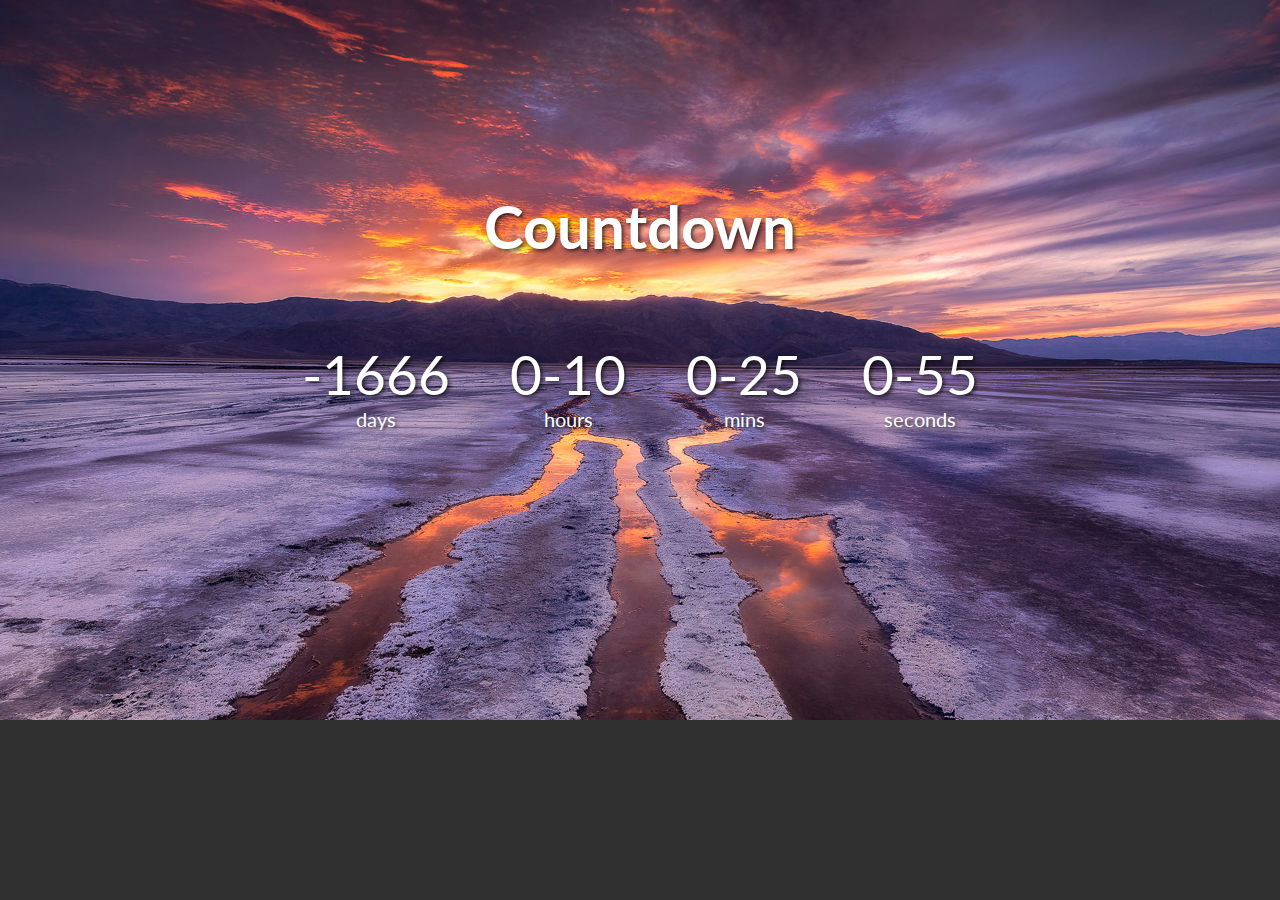
<file: Countdown/index.html>
<!DOCTYPE html>
<html lang="en">
<head>
<meta charset="UTF-8">
<meta http-equiv="X-UA-Compatible" content="IE=edge">
<meta name="viewport" content="width=device-width, initial-scale=1.0">
<link rel="stylesheet" href="index.css" />
<link rel="preconnect" href="https://fonts.googleapis.com">
<link rel="preconnect" href="https://fonts.gstatic.com" crossorigin>
<link href="https://fonts.googleapis.com/css2?family=Lato:wght@300;400;700;900&display=swap" rel="stylesheet">
<link rel="icon" href="img/dice-d20-solid.svg" />
<title>Countdown</title>
</head>
<body>
    <h2 class="countTitle">Countdown</h2>
    <div class="timerGroup">
        <div class="days">
            <p class="timer" id="days">00</p>
            <p class="daysText">days</p>
        </div>
        <div class="hours">
            <p class="timer" id="hours">00</p>
            <p class="hoursText">hours</p>
        </div>
        <div class="minutes">
            <p class="timer" id="minutes">00</p>
            <p class="minText">mins</p>
        </div>
        <div class="seconds">
            <p class="timer" id="seconds">00</p>
            <p class="secText">seconds</p>
        </div>
    </div>
    <script src="script.js"></script>
</body>
</html>
</file>
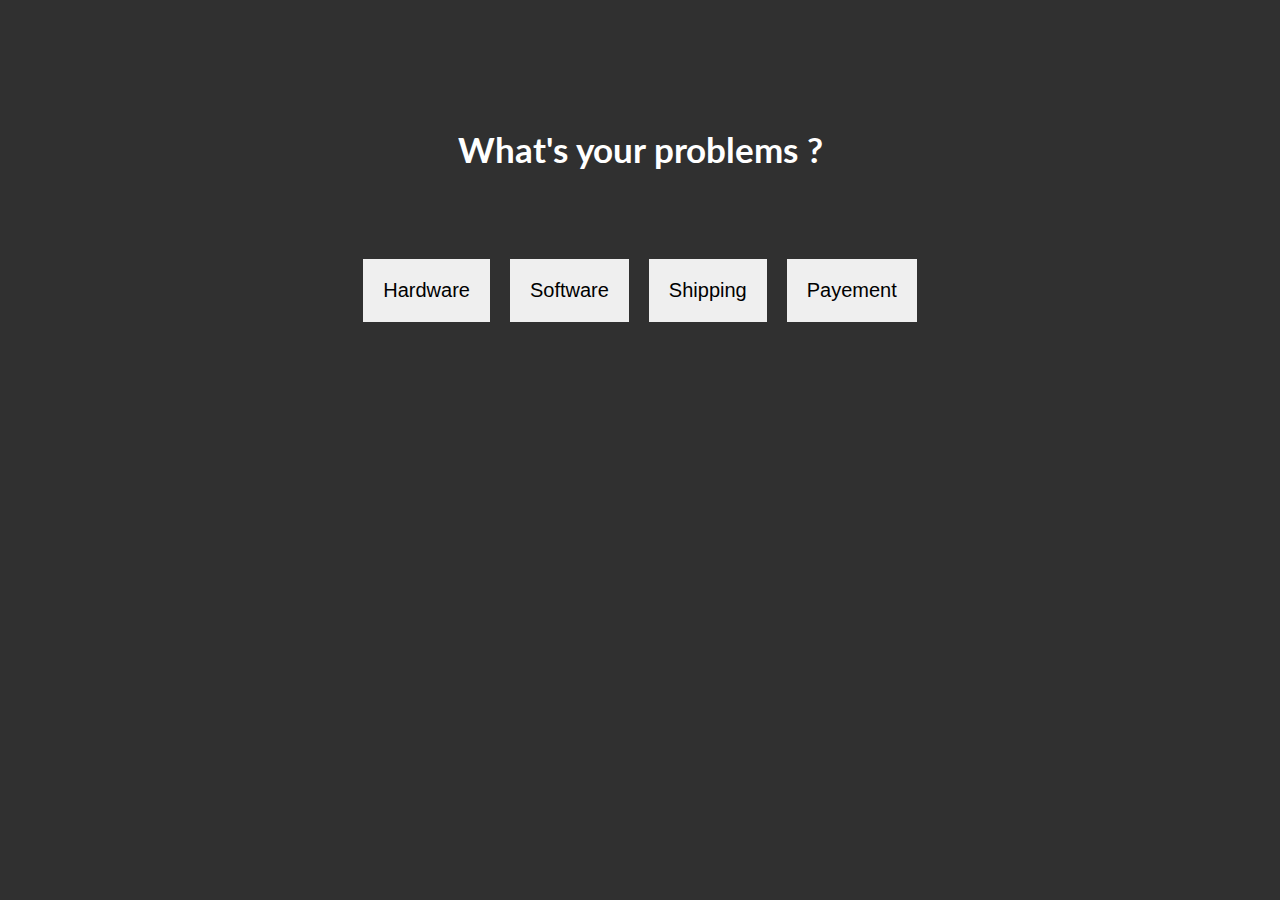
<file: FormWebsite/index.html>
<!DOCTYPE html>
<html lang="en">
<head>
<meta charset="UTF-8">
<meta http-equiv="X-UA-Compatible" content="IE=edge">
<meta name="viewport" content="width=device-width, initial-scale=1.0">
<link rel="stylesheet" href="index.css" />
<link rel="preconnect" href="https://fonts.googleapis.com">
<link rel="preconnect" href="https://fonts.gstatic.com" crossorigin>
<link href="https://fonts.googleapis.com/css2?family=Lato:wght@300;400;700;900&display=swap" rel="stylesheet">
<link rel="icon" href="dice-d20-solid.svg" />
<title>form Website</title>
</head>
<body>
    <div class="containerProbs" id="containerProbs">
        <h2 class="probTitle">What's your problems ?</h2>
        <div class="containerButton">
            <button class="buttonProb" id="buttonTag1">Hardware</button>
            <button class="buttonProb" id="buttonTag2">Software</button>
            <button class="buttonProb" id="buttonTag3">Shipping</button>
            <button class="buttonProb" id="buttonTag4">Payement</button>
        </div>
    </div>
    <div class="containerForm" id="containerForm" style="display: none;">
        <div class="formCont">
            <h2 class="register">Registration form</h2>
            <div class="nameGroup">
                <label for="name">Name</label>
                <input type="text" name="name" value="" id="inputName" placeholder="Name">
                <p class="errorMessage" id="errorName" style="display: none;"></p>
            </div>
            <div class="lastnameGroup">
                <label for="lastname">Lastname</label>
                <input type="text" name="lastname" value="" id="inputLastname" placeholder="Lastname">
                <p class="errorMessage" id="errorLastname" style="display: none;"></p>
            </div>
            <div class="cityGroup">
                <label for="city">City</label>
                <input type="text" name="city" value="" id="inputCity" placeholder="Belgium">
                <p class="errorMessage" id="errorCity" style="display: none;"></p>
            </div>
            <p class="gender">Gender</p>
            <select name="gender" id="genderTag">
                <option value="male">Male</option>
                <option value="female">Female</option>
            </select>
            <textarea name="message" value="" cols="30" rows="10" id="messageTag" placeholder="Add a coment"></textarea>
            <button class="submit" id="submitTag">Submit</button>
        </div>
    </div>
    <div class="containerThx" id="thksTag" style="display: none;">
        <h2 class="thaksTitle">Thanks You for your message</h2>
        <p class="legalMention">Your message has been sent to our team and will be processed as soon as possible.</p>
        <p class="recap">Summary</p>
        <p class="textSum" id="probsSum"></p>
        <p class="textSum" id="lastnameSum"></p>
        <p class="textSum" id="nameSum"></p>
        <p class="textSum" id="citySum"></p>
        <p class="messageSum" id="messageSum"></p>
    </div>
    <script src="script.js"></script>
</body>
</html>
</file>
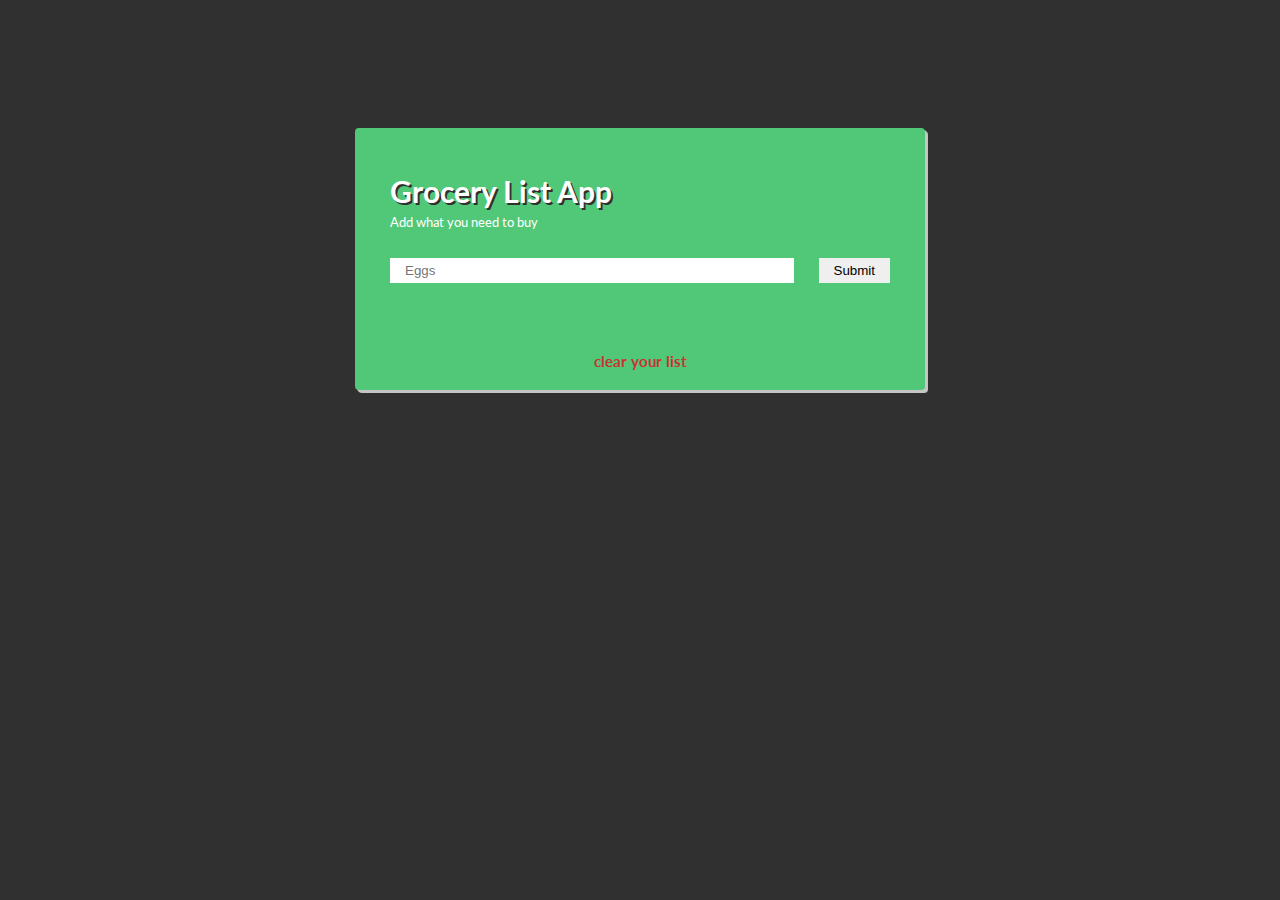
<file: GroceryApp/index.html>
<!DOCTYPE html>
<html lang="en">
<head>
<meta charset="UTF-8">
<meta http-equiv="X-UA-Compatible" content="IE=edge">
<meta name="viewport" content="width=device-width, initial-scale=1.0">
<link rel="stylesheet" href="index.css" />
<link rel="preconnect" href="https://fonts.googleapis.com">
<link rel="preconnect" href="https://fonts.gstatic.com" crossorigin>
<link href="https://fonts.googleapis.com/css2?family=Lato:wght@300;400;700;900&display=swap" rel="stylesheet">
<link rel="icon" href="img/dice-d20-solid.svg" />
<title>Grocery List App</title>
</head>
<body>
    <div class="container">
        <h2 class="groceryTitle">Grocery List App</h2>
        <p class="grocerySub">Add what you need to buy</p>
        <div class="inputGroup">
            <input type="text" class="inputAdd" placeholder="Eggs" id="inputTag">
            <button type="submit" class="submit" id="submitTag">Submit</button>
        </div>
        <div class="receiveItem" id="receiveTag"></div>
        <p class="error" id="errorTag"></p>
        <a href="#" class="clear" id="clearTag">clear your list</a>
    </div>
    <script src="script.js"></script>
</body>
</html>
</file>
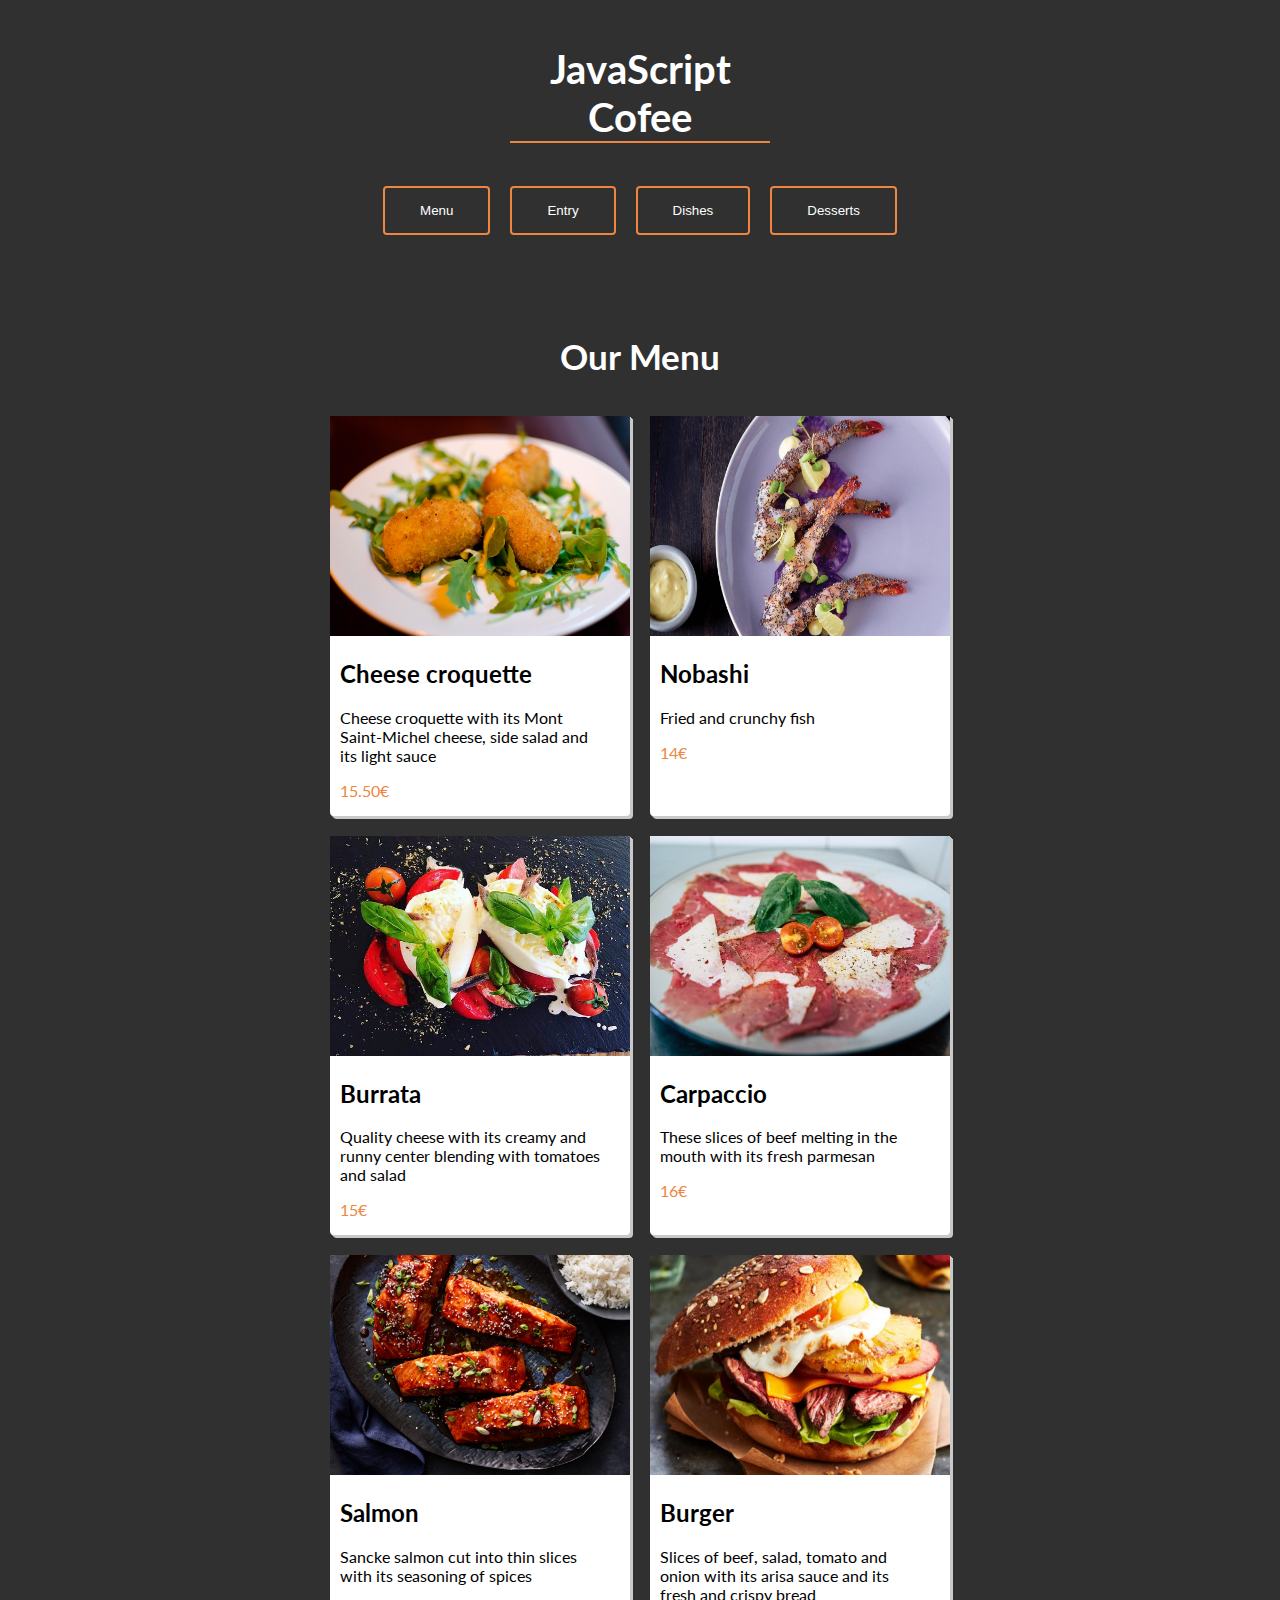
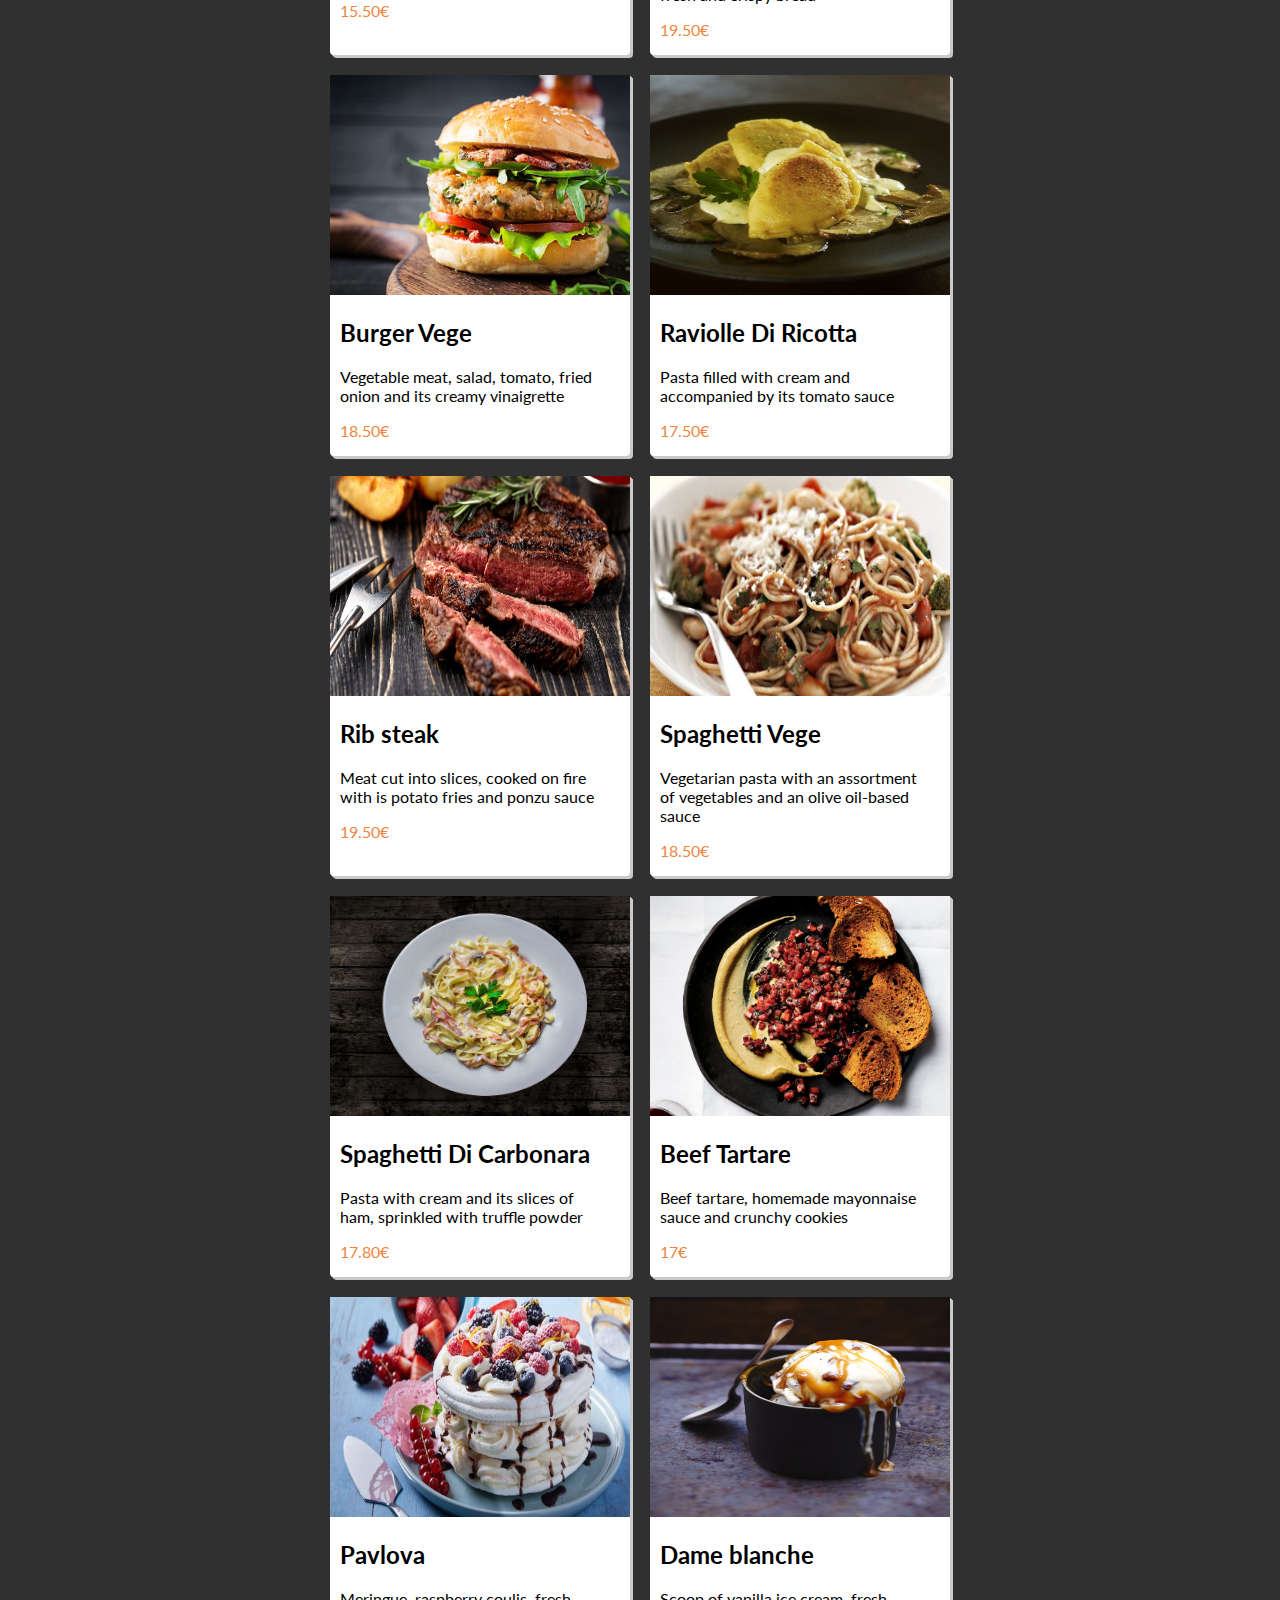
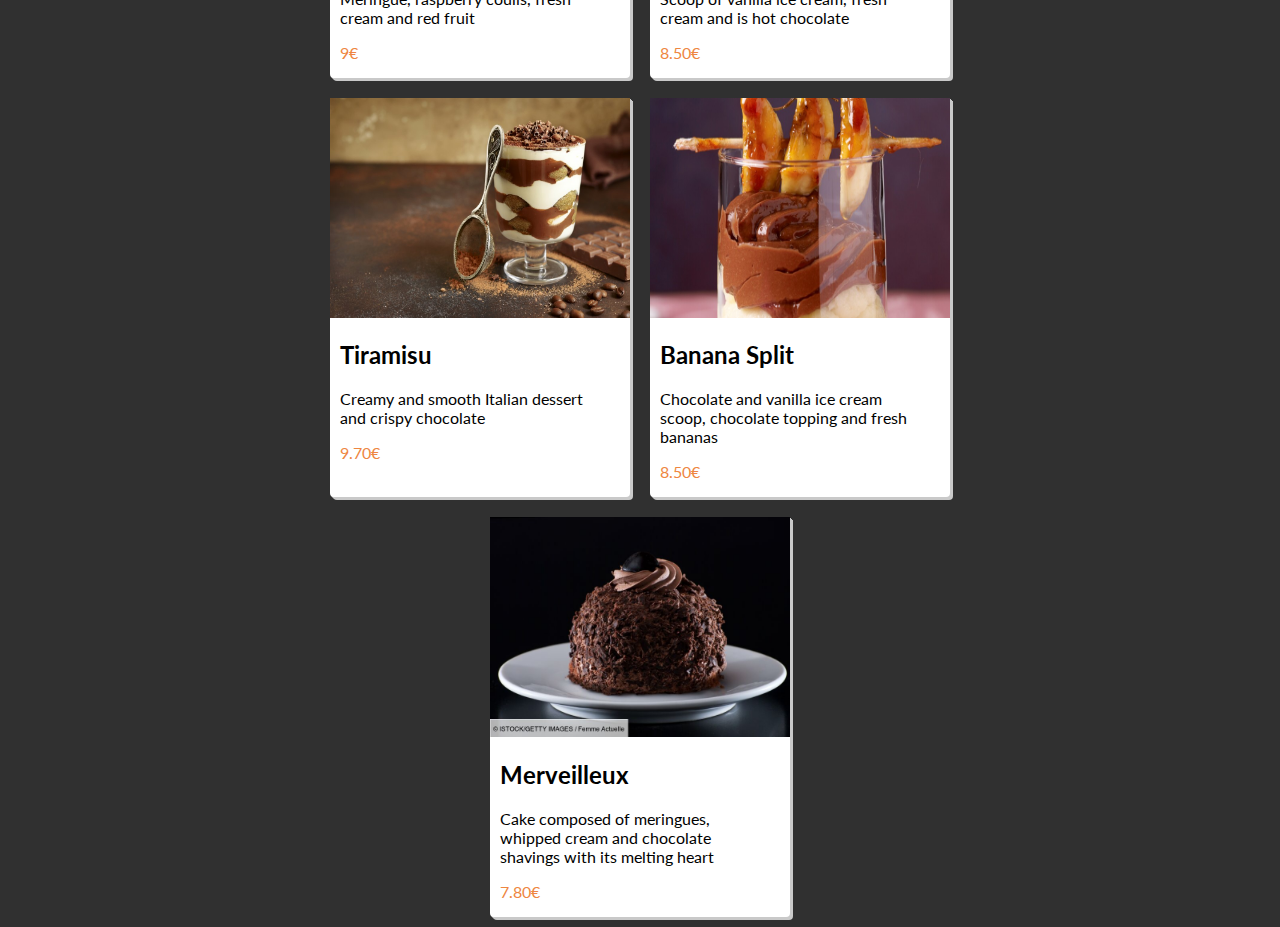
<file: MenuRestaurant/index.html>
<!DOCTYPE html>
<html lang="en">
<head>
<meta charset="UTF-8">
<meta http-equiv="X-UA-Compatible" content="IE=edge">
<meta name="viewport" content="width=device-width, initial-scale=1.0">
<link rel="stylesheet" href="index.css" />
<link rel="preconnect" href="https://fonts.googleapis.com">
<link rel="preconnect" href="https://fonts.gstatic.com" crossorigin>
<link href="https://fonts.googleapis.com/css2?family=Lato:wght@300;400;700;900&display=swap" rel="stylesheet">
<link rel="icon" href="img/dice-d20-solid.svg" />
<title>Restaurant Menu</title>
</head>
<body> 
    <div class="containerRestaurant">
        <h2 class="restauTitle">JavaScript Cofee</h2>
            <div class="button">
                <button id="menuTag">Menu</button>
                <button id="entryTag">Entry</button>
                <button id="disheTag">Dishes</button>
                <button id="dessertTag">Desserts</button>
            </div>
            <h2 class="menu">Our Menu</h2>
            <div class="allDishes" id="allTarget"></div>
        </div>
    </div>
    <script src="menu.js"></script>
    <script src="script.js"></script>
</body>
</html>
</file>
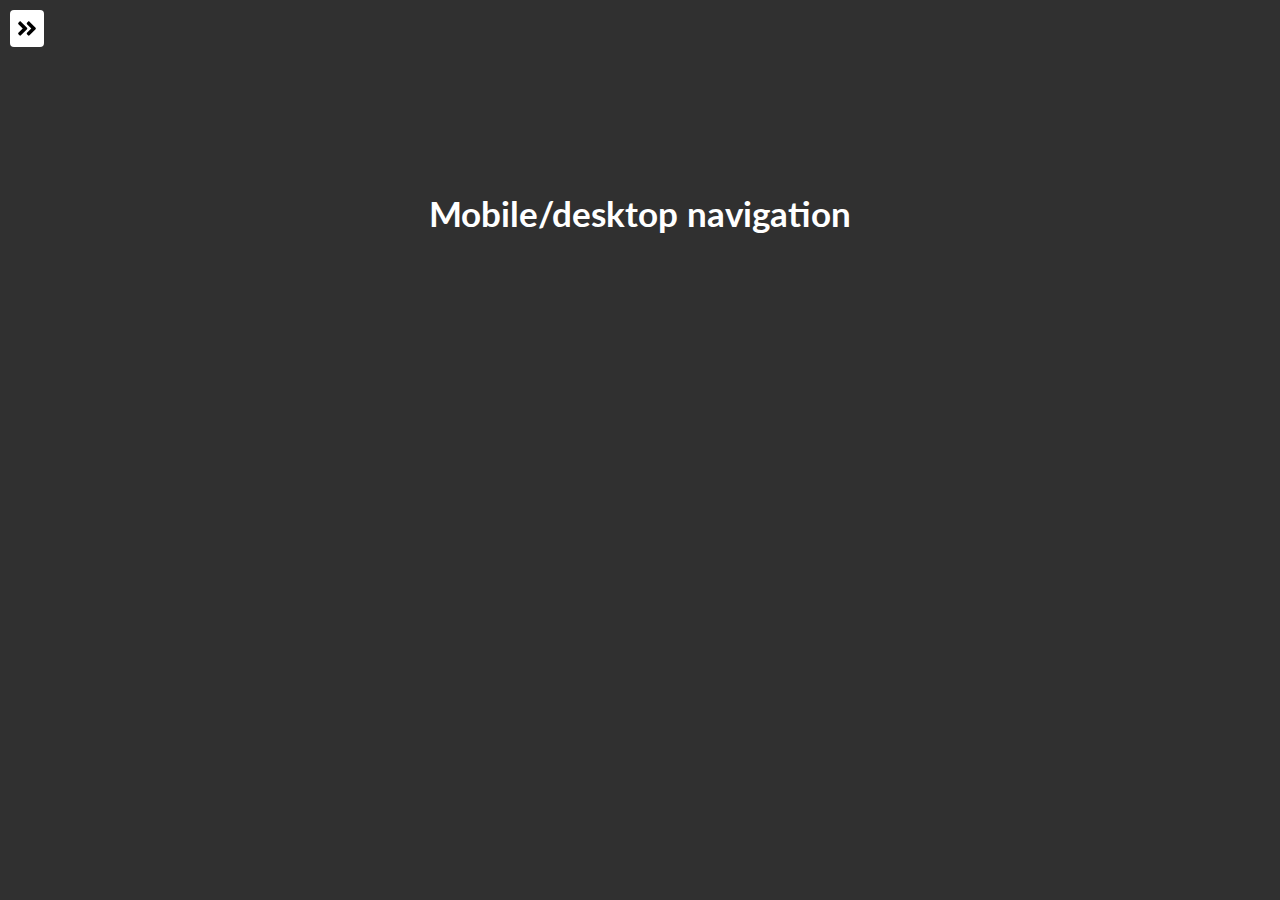
<file: MobileNavigation/index.html>
<!DOCTYPE html>
<html lang="en">
<head>
<meta charset="UTF-8">
<meta http-equiv="X-UA-Compatible" content="IE=edge">
<meta name="viewport" content="width=device-width, initial-scale=1.0">
<link rel="stylesheet" href="index.css" />
<link rel="preconnect" href="https://fonts.googleapis.com">
<link rel="preconnect" href="https://fonts.gstatic.com" crossorigin>
<link href="https://fonts.googleapis.com/css2?family=Lato:wght@300;400;700;900&display=swap" rel="stylesheet">
<link rel="icon" href="img/dice-d20-solid.svg" />
<title>Mobile Navigation</title>
</head>
<body>
    <img src="img/angle-double-right-solid.svg" alt="arrow" class="arrowClass" id="eventTarget">
    <h2 class="presentation">Mobile/desktop navigation</h2>
    <nav class="nav navRed" id="navTarget" style="transform: translateX(-100%);">
        <div class="nav navBlack" id="navTarget2" style="transform: translateX(-100%);">
            <div class="nav navWithe" id="navTarget3" style="transform: translateX(-100%);">
                <img src="img/times-solid.svg" alt="cross" class="crossClass" id="closeTarget">
                <a href="#" class="navButton">Home</a>
                <a href="#" class="navButton">Contact</a>
                <a href="#" class="navButton">Product</a>
                <a href="#" class="navButton">About Us</a>
                <a href="#" class="navButton">Store</a>
            </div>
        </div>
    </nav>
    <script src="script.js"></script>
</body>
</html>
</file>
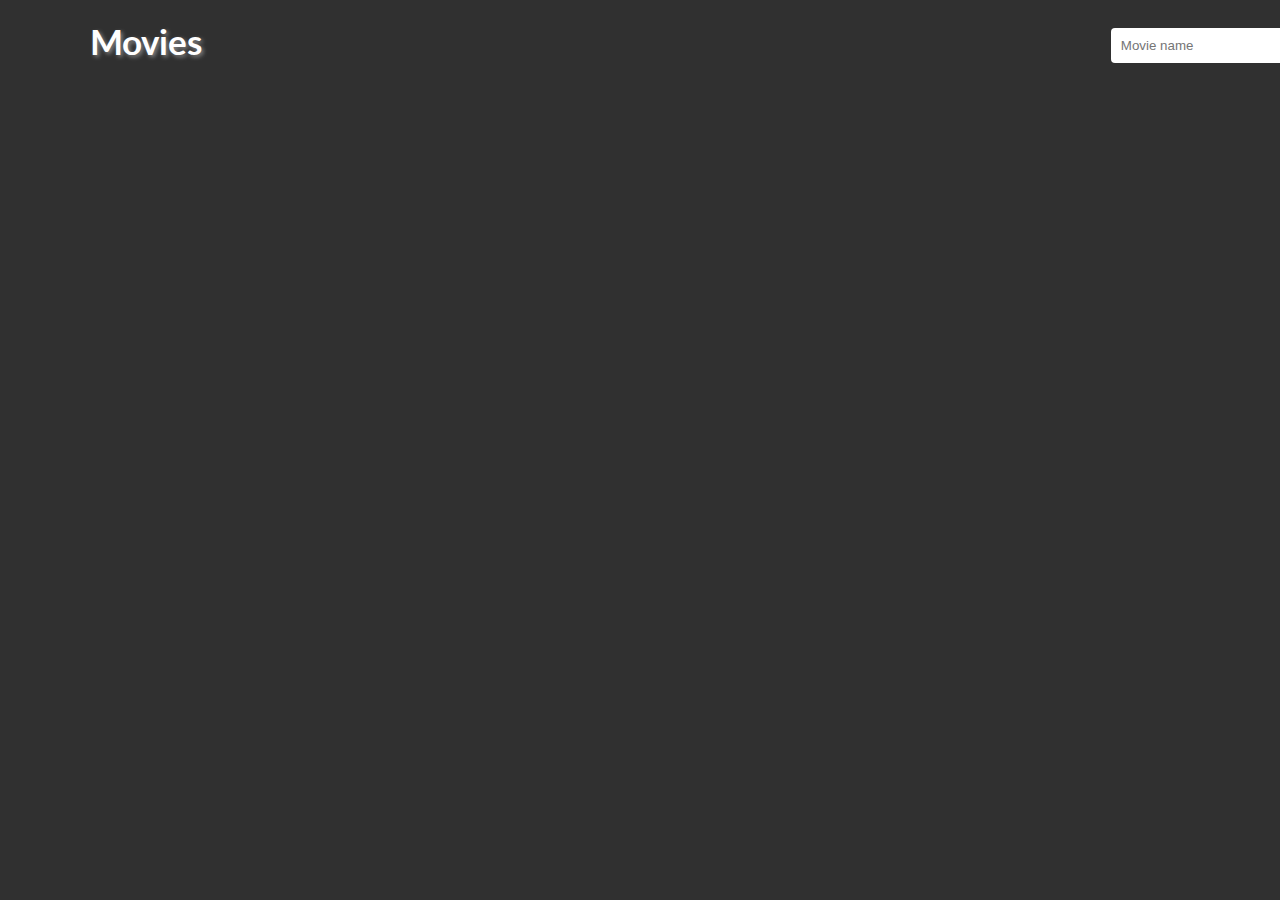
<file: MovieApp/index.html>
<!DOCTYPE html>
<html lang="en">
<head>
<meta charset="UTF-8">
<meta http-equiv="X-UA-Compatible" content="IE=edge">
<meta name="viewport" content="width=device-width, initial-scale=1.0">
<link rel="stylesheet" href="index.css" />
<link rel="preconnect" href="https://fonts.googleapis.com">
<link rel="preconnect" href="https://fonts.gstatic.com" crossorigin>
<link href="https://fonts.googleapis.com/css2?family=Lato:wght@300;400;700;900&display=swap" rel="stylesheet">
<link rel="icon" href="dice-d20-solid.svg" />
<title>MovieApp</title>
</head>
<body>
    <div class="topNav">
        <h2 class="title">Movies</h2>
        <input type="text" placeholder="Movie name" class="search" id="searchValue">
        <button type="submit" class="submit" id="searchTag">Submit</button>
    </div>
    <div class="cards" id="cardsTag"></div>
    <div class="cards" id="cardsTagSearch"></div>
    <script src="script.js"></script>
</body>
</html>
</file>
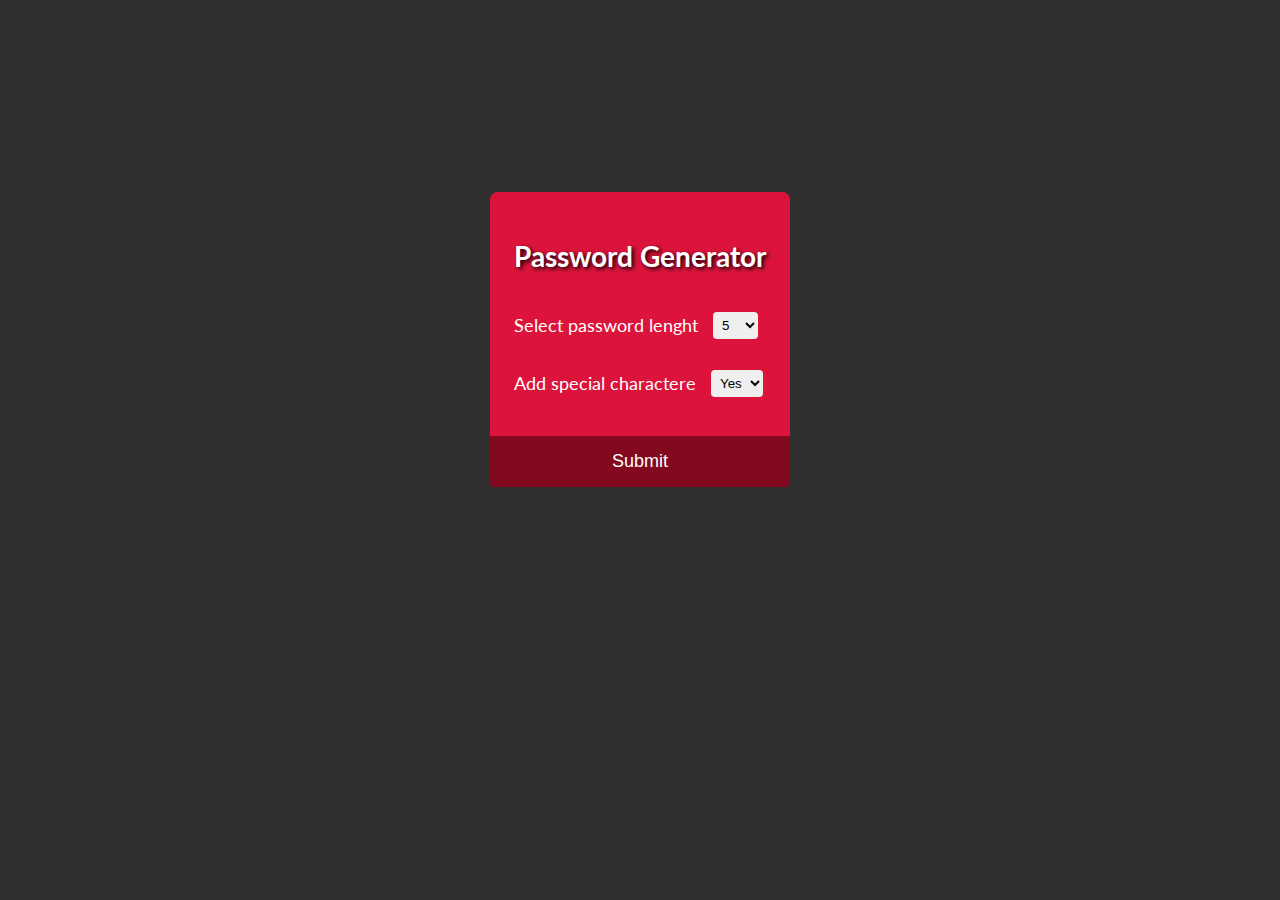
<file: PasswordGenerator/index.html>
<!DOCTYPE html>
<html lang="en">
<head>
<meta charset="UTF-8">
<meta http-equiv="X-UA-Compatible" content="IE=edge">
<meta name="viewport" content="width=device-width, initial-scale=1.0">
<link rel="stylesheet" href="index.css" />
<link rel="preconnect" href="https://fonts.googleapis.com">
<link rel="preconnect" href="https://fonts.gstatic.com" crossorigin>
<link href="https://fonts.googleapis.com/css2?family=Lato:wght@300;400;700;900&display=swap" rel="stylesheet">
<link rel="icon" href="dice-d20-solid.svg" />
<title>PasswordGenerator</title>
</head>
<body>
    <div class="containerGlobal">
        <div class="container">
            <h2 class="title">Password Generator</h2>
            <div class="selectGroup1">
                <p class="lenght">Select password lenght</p>
                <form action="get">
                    <select name="select" id="selectLenght">
                        <option value="5">5</option>
                        <option value="6">6</option>
                        <option value="7">7</option>        
                        <option value="8">8</option>
                        <option value="9">9</option>
                        <option value="10">10</option>
                        <option value="11">11</option>
                        <option value="12">12</option>
                    </select>
                </form>
            </div>
            <div class="selectGroup2">
                <p class="lenght">Add special charactere</p>
                <form action="get">
                    <select name="select" id="selectCharacter" >
                        <option value="yes">Yes</option>
                        <option value="no">No</option>
                    </select>
                </form>
            </div>
        </div>
        <button id="submit">Submit</button>
    </div>
    <h2 class="passGenered" id="passGenerate"></h2>
    <script src="script.js"></script>
</body>
</html>
</file>
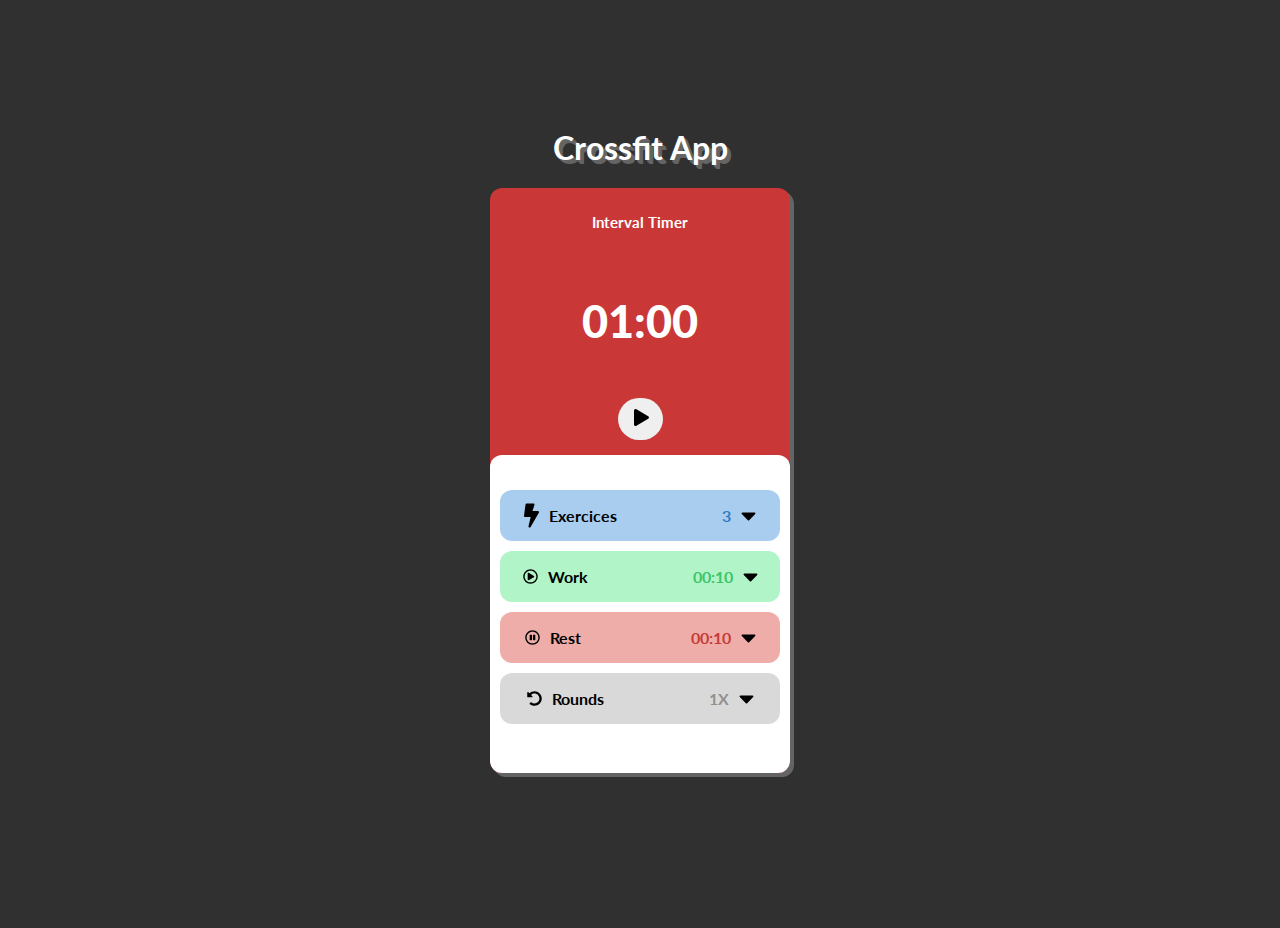
<file: SportApp/index.html>
<!DOCTYPE html>
<html lang="en">
<head>
<meta charset="UTF-8">
<meta http-equiv="X-UA-Compatible" content="IE=edge">
<meta name="viewport" content="width=device-width, initial-scale=1.0">
<link rel="stylesheet" href="index.css" />
<link rel="preconnect" href="https://fonts.googleapis.com">
<link rel="preconnect" href="https://fonts.gstatic.com" crossorigin>
<link href="https://fonts.googleapis.com/css2?family=Lato:wght@300;400;700;900&display=swap" rel="stylesheet">
<link rel="icon" href="img/dice-d20-solid.svg" />
<title>Sport App</title>
</head>
<body>
    <h1 class="sport">Crossfit App</h1>
    <div class="containerPrep">
        <h2>Interval Timer</h2>
        <p class="timer" id="timer">01:00</p>
        <button class="buttonPlay" id="startButton"><img src="img/play-solid.svg" alt="playbutton" class="playImg"></button>
        <div class="containerSelect">
            <div class="exercices" style="height: 51px;" id="exeTarget">
                <div class="exeGroup" id="exeId">
                    <img src="img/bolt-solid.svg" alt="playbutton" class="selectButton">
                    <p class="groupText">Exercices</p>
                    <p class="exeNumber">3</p>
                    <img src="img/caret-down-solid.svg" alt="arrowbutton" class="arrowButton">
                </div>
                <form action="get">
                    <select name="exeNumber" id="exeNumberSelect">
                        <!-- <option value="1">1</option>
                        <option value="2">2</option> -->
                        <option value="3">3</option>
                        <option value="4">4</option>
                        <option value="5">5</option>
                        <option value="6">6</option>
                        <option value="7">7</option>
                        <option value="8">8</option>
                        <option value="9">9</option>
                        <option value="10">10</option>
                    </select>
                </form>
                <p class="textSelect">Select number of exercices</p>
            </div>
            <div class="work" style="height: 51px;" id="workTarget">
                <div class="workGroup" id="workId">
                    <img src="img/play-circle-regular.svg" alt="playbutton" class="selectButton">
                    <p class="groupText">Work</p>
                    <p class="workTimer">00:10</p>
                    <img src="img/caret-down-solid.svg" alt="arrowbutton" class="arrowButton">
                </div>
                <form action="get">
                    <select name="worktimer" id="workTimeSelect">
                        <option value="10">00:10</option>
                        <option value="15">00:15</option>
                        <option value="20">00:20</option>
                        <option value="25">00:25</option>
                        <option value="30">00:30</option>
                        <option value="35">00:35</option>
                        <option value="40">00:40</option>
                        <option value="45">00:45</option>
                        <option value="50">00:50</option>
                        <option value="55">00:55</option>
                        <option value="60">01:00</option>
                    </select>
                </form>
                <p class="textSelect">Select your time of work</p>
            </div>
            <div class="rest" style="height: 51px;" id="restTarget">
                <div class="restGroup" id="restId">
                    <img src="img/pause-circle-regular.svg" alt="playbutton" class="selectButton">
                    <p class="groupText">Rest</p>
                    <p class="restTimer">00:10</p>
                    <img src="img/caret-down-solid.svg" alt="arrowbutton" class="arrowButton">
                </div>
                <form action="get">
                    <select name="resttimer" id="restTimeSelect">
                        <option value="10">00:10</option>
                        <option value="15">00:15</option>
                        <option value="20">00:20</option>
                        <option value="25">00:25</option>
                        <option value="30">00:30</option>
                        <option value="35">00:35</option>
                        <option value="40">00:40</option>
                        <option value="45">00:45</option>
                        <option value="50">00:50</option>
                        <option value="55">00:55</option>
                        <option value="60">01:00</option>
                    </select>
                </form>
                <p class="textSelect">Select your time of rest</p>
            </div>
            <div class="rounds" style="height: 51px;" id="roundTarget">
                <div class="roundGroup" id="roundId">
                    <img src="img/undo-alt-solid.svg" alt="playbutton" class="selectButton">
                    <p class="groupText">Rounds</p>
                    <p class="roundNumber">1X</p>
                    <img src="img/caret-down-solid.svg" alt="arrowbutton" class="arrowButton">
                </div>
                <form action="get">
                    <select name="roundNumber" id="roundNumberSelect">
                        <option value="1">1X</option>
                        <option value="2">2X</option>
                        <option value="3">3X</option>
                        <option value="4">4X</option>
                        <option value="5">5X</option>
                    </select>
                </form>
                <p class="textSelect">Select number of rounds</p>
            </div>
            <div class="timerApp" style="display: none;">
                <div class="exeGroupTimer">
                    <p class="numberExe">Exercice</p>
                    <p class="numberExe" id="numberExe"></p>
                </div>
                <div class="roundGroupTimer">
                    <p class="numberRound">Round</p>
                    <p class="numberRound" id="numberRound"></p>
                    <img src="img/dot-circle-solid.svg" alt="round" class="roundTimer" id="round" style="display: none; width: 20px;">
                </div>
                <div class="timerActiveGroup">
                    <p class="timerWorkRest" id="timerTarget"></p>
                    <p class="stade" id="stadeTarget">Work</p>
                </div>
                <div class="buttonGroup">
                    <img src="img/volume-up-solid.svg" alt="volume" class="volumeOnTimer" id="volumeOn" style="width: 20px;">
                    <img src="img/volume-mute-solid.svg" alt="volume" class="volumeOffTimer" id="volumeOff" style="display: none; width: 20px;">
                    <img src="img/play-circle-regular.svg" alt="playbutton" class="buttonPlayTimer" id="playButton" style="display: none; width: 35px;" >
                    <img src="img/pause-circle-regular.svg" alt="pausebutton" class="buttonPauseTimer" id="pauseButton" style="width: 35px;">
                    <p class="cancel" id="cancelTag">Cancel</p>
                </div>
                <div class="timerGroup">
                    <img src="img/clock-regular.svg" alt="clock" class="clockTimer" style="width: 20px;">
                    <p class="timerAll" id="timerAll"></p>
                </div>
            </div>
        </div>
    </div>
    <script src="js/script.js"></script>
    <script src="js/value.js"></script>
    <script src="js/valueTimer.js"></script>
</body>
</html>
</file>
<file: Countdown/index.css>
body {
    margin: O;
    background-color: #303030;
    font-family: "lato", sans-serif;
    background-image: url(img/wallhaven-5wj225.jpg);
    background-size: cover;
    background-repeat: no-repeat;
}

.countTitle {
    text-align: center;
    text-shadow: 2px 2px 4px rgba(0, 0, 0, 0.705);
    font-size: 60px;
    color: white;
    margin-top: 15%;
}

.timerGroup {
    display: flex;
    justify-content: center;
    color: white;
    text-shadow: 2px 2px 4px rgba(0, 0, 0, 0.705);
}
.timer {
    font-size: 55px;
    margin: 30px;
    margin-bottom: 0;
}

.days {
    display: flex;
    flex-direction: column;
    align-items: center;
}
.hours {
    display: flex;
    flex-direction: column;
    align-items: center;
}
.minutes {
    display: flex;
    flex-direction: column;
    align-items: center;
}
.seconds {
    display: flex;
    flex-direction: column;
    align-items: center;
}



.daysText {
    font-size: 20px;
    margin-top: 0;
}
.hoursText {
    font-size: 20px;
    margin-top: 0;
}
.minText {
    font-size: 20px;
    margin-top: 0;
}
.secText {
    font-size: 20px;
    margin-top: 0;
}
</file>
<file: FormWebsite/index.css>
body {
    background-color: #303030;
    margin: 0;
    font-family: "lato", sans-serif;
}


.containerProbs {
    display: flex;
    flex-direction: column;
    transition: 0.5s ease;
}
.probTitle {
    text-align: center;
    margin-top: 10%;
    color: white;
    font-size: 35px;
}
.containerButton {
    display: flex;
    justify-content: center;
    margin-top: 50px;
}
.buttonProb {
    border: unset;
    padding: 20px;
    margin: 10px;
    font-size: 20px;
    transition: 0.5s ease-in-out;
}
.buttonProb:hover {
    transform: translateY(-5px);
    background-color: #1b1b1b;
    color: white;
}



.containerForm {
    transition: 0.5s ease;
}

.formCont {
    display: flex;
    flex-direction: column;
    align-items: flex-start;
    color: white;
    background-color: #1b1b1b;
    border-radius: 4px;
    padding: 30px;
    width: 400px;
    margin-top: 5%;
    margin-left: auto;
    margin-right: auto;
}
.register {
    font-size: 25px;
}
.nameGroup {
    display: flex;
    flex-direction: column;
    margin-bottom: 15px;
}
.lastnameGroup {
    display: flex;
    flex-direction: column;
    margin-bottom: 15px;
}
.cityGroup {
    display: flex;
    flex-direction: column;
    margin-bottom: 15px;
}
input {
    border: unset;
    padding: 5px 15px;
    margin-top: 5px;
    width: 370px;
}
textarea {
    width: 395px;
    max-width: 395px;
    height: 80px;
    max-height: 340px;
    margin-top: 20px;
    padding: 5px 0 0 5px;
}
.errorMessage {
    color: red;
    margin-top: 0;
    margin-bottom: 0;
    font-size: 14px;
}
.gender {
    margin-bottom: 5px;
}
select {
    border: unset;
    padding: 5px 15px;
    width: 400px;
}
.submit {
    margin-top: 30px;
    border: unset;
    padding: 10px 25px;
    background-color: #1970c2;
    color: white;
    width: 400px;
    transition: 0.5s ease-in-out;
}
.submit:hover {
    background-color: #052646;
    transform: translateY(-5px);
}



.containerThx {
    flex-direction: column;
    align-items: flex-start;
    color: white;
    background-color: #1b1b1b;
    border-radius: 4px;
    padding: 30px;
    width: 400px;
    margin-top: 10%;
    margin-left: auto;
    margin-right: auto;
}
.recap {
    margin-bottom: 0;
    margin-top: 25px;
    font-size: 23px;
}
.textSum {
    font-size: 15px;
}
.redText {
    color: #bd2727;
    font-size: 17px;
}
.messageSum {
    margin-top: 35px;
    max-width: 400px;
    height: 75px;
}
</file>
<file: GroceryApp/index.css>
body {
    margin: 0;
    background-color: #303030;
    font-family: "lato", sans-serif;
}


.container {
    color: white;
    display: flex;
    flex-direction: column;
    margin-top: 10%;
    background-color: #50C878;
    box-shadow: 2px 2px 0 #c5c5c5,
                3px 3px 0 #c5c5c5;
    border-radius: 4px;
    width: 500px;
    margin-left: auto;
    margin-right: auto;
    margin-bottom: 80px;
    padding: 20px 35px;
}
.inputGroup {
    display: flex;
}

.groceryTitle {
    font-size: 30px;
    font-weight: 700;
    margin-bottom: 0;
    text-shadow: 2px 2px 0 #303030;
}
.grocerySub {
    font-size: 13px;
    margin-top: 5px;
}



.inputGroup {
    margin-top: 15px;
}
.inputAdd {
    border: unset;
    padding: 5px 15px;
    width: 380px;
}
.submit {
    border: unset;
    padding: 5px 15px;
    margin-left: 25px;
    transition: 0.5s ease-in-out;
}
.submit:hover {
    transform: translateY(-3px);
    background-color: #7a7a7a;
}
.buttonGroup {
    display: flex;
}
.itemList {
    margin: 20px 0;
    font-size: 18px;
    font-weight: 700;
    display: flex;
    justify-content: space-between;
    background-color: #ffffff;
    color: #303030;
    border-radius: 4px;
    padding: 2px 10px;
}
.listButton {
    border: unset;
    background-color: unset;
    width: 35px;
    margin: 5px;
    margin-left: 10px;
    transition: 0.5s ease-in-out;
}
.listButton:hover {
    transform: translateY(-3px);
}

.error {
    text-align: center;
    color: #ffffff;
    font-size: 22px;
    font-weight: 700;
    text-shadow: 2px 2px 0 #ca3232;
}
.clear {
    font-size: 15px;
    color: #ca3232;
    font-weight: 700;
    text-align: center;
    margin-top: 25px;
    text-decoration: none;
    transition: 0.3s ease-in-out;
}
.clear:hover {
    transform: translateY(-3px);
}
</file>
<file: MenuRestaurant/index.css>
body {
    background-color: #303030;
    font-family: "lato", sans-serif;
    margin: 0;
    /* margin-bottom: 150px; */
}

.menu {
    text-align: center;
    color: white;
    font-size: 35px;
    margin-top: 7%;
}




.allDishes {
    display: flex;
    justify-content: center;
    flex-wrap: wrap;
    width: 70%;
    margin-left: auto;
    margin-right: auto;
}
.cardEntry {
    background-color: white;
    width: 300px;
    border-radius: 0 0 4px 4px;
    margin: 10px;
    box-shadow: 1px 1px 0px #c9c9c9,
                2px 2px 0px #c9c9c9,
                3px 3px 0px #c9c9c9;
    transition: 0.5s ease-in-out;
}
.cardImg {
    width: 300px;
    height: 220px;
}
.cardEntry:hover {
    transform: translateY(-5px);
    background-color: #1f1e1e;
    color: white;
}
.cardDes {
    margin-left: 10px;
    width: 260px;
}

.cardName {
    margin-left: 10px;
    width: 260px;
}
.cardInfo {
    margin-left: 10px;
    width: 260px;
    color: #ee8641;
}







.restauTitle {
    text-align: center;
    color: white;
    font-size: 40px;
    border-bottom: 2.5px solid #ee8641;
    width: 260px;
    margin-top: 45px;
    margin-left: auto;
    margin-right: auto;
}
.button {
    display: flex;
    justify-content: center;
}
button {
    border: 2.5px solid #ee8641;
    color: #ffffff;
    border-radius: 4px;
    padding: 15px 35px;
    background-color: unset;
    margin: 10px;
    transition: 0.5s ease-in-out;
}
button:hover {
    transform: translateY(-5px);
    box-shadow: 0 5px 0 #eb965e;
}
</file>
<file: MobileNavigation/index.css>
body {
    background-color: #303030;
    font-family: "lato", sans-serif;
    margin: 0;
}
.presentation {
    display: flex;
    justify-content: center;
    font-size: 35px;
    color: white;
    margin-top: 15%;
}




.nav {
    position: fixed;
    top: 0;
    left: 0;
    height: 100vh;
    transform: translateX(-100%);
    transition: 0.5s ease-in-out;
}
.navRed {
    background-color: rgb(229, 9, 20);
    width: 60%;
    max-width: 480px;
    min-width: 320px;
    transition-delay: 0s;
}
.navBlack {
    background-color: rgb(34, 31, 31);
    width: 95%;
    transition-delay: 0.2s;
}
.navWithe {
    display: flex;
    flex-direction: column;
    background-color: #fff;
    width: 77%;
    padding: 40px;
    position: relative;
    transition-delay: 0.4s;
}
.navButton {
    text-decoration: none;
    color: #303030;
    margin-top: 50px;
    margin-left: 55px;
    font-weight: 700;
    font-size: 20px;
    transition: 0.5s ease-in-out;
}
.navButton:hover {
    color: rgb(229, 9, 20);
    transform: translateY(-4px);
}




.arrowClass {
    position: fixed;
    margin: 10px;
    width: 20px;
    background-color: white; 
    padding: 7px; 
    border-radius: 4px;
    top: 0;
}
.crossClass {
    margin: 10px;
    width: 13px;
    position: absolute;
    left: 80%;
    top: 2%;
}
</file>
<file: MovieApp/index.css>
body {
    background-color: #303030;
    color: white;
    font-family: "lato", sans-serif;
    margin: 0;
    margin-bottom: 60px;
}


.topNav {
    display: flex;
    align-items: center;
}
.title {
    margin-left: 90px;
    margin-top: 20px;
    font-size: 35px;
    text-shadow: 2px 2px 4px #888888;
}
.search {
    border: none;
    border-radius: 4px;
    padding: 10px;
    margin-left: 71%;
}
.submit {
    border: none;
    border-radius: 4px;
    padding: 10px;
    margin-left: 15px;
    transition: 0.3s ease-in-out;
}
.submit:hover {
    background-color: rgb(92, 92, 92);
    color: white;
}

.cards {
    display: flex;
    flex-wrap: wrap;
    justify-content: center;
    width: 100%;
}
.cardMovie {
    background-color: #242323;
    /* box-shadow: 2px 2px 4px #000000; */
    border-radius: 4px;
    /* padding: 0 0 10px 0; */
    margin: 10px;
    width: 200px;
    transition: 0.5s ease-in-out;
}
.cardMovie:hover {
    transform: translateY(-8px);
    background-color: white;
    color: black;
}




.cardMovie:hover .imgMovie {
    display: none;
}
.cardMovie:hover .description {
    display: block;
    padding: 15px;
    font-size: 12px;
    max-height: 230px;
    overflow: hidden;
}
.description {
    display: none;
}



.nameFlex {
    display: flex;
    align-items: center;
    justify-content: space-between;
}
.movieScore1 {
    margin-right: 15px;
    background-color: #bd2d2d;
    padding: 7px;
    width: 20px;
    border-radius: 4px;
}
.movieScore2 {
    margin-right: 15px;
    background-color: #e06c36;
    padding: 7px;
    width: 20px;
    border-radius: 4px;
}
.movieScore3 {
    margin-right: 15px;
    background-color: #5fce43;
    padding: 7px;
    width: 20px;
    border-radius: 4px;
}
.movieTitle {
    margin-top: 5px;
    margin-left: 15px;
    font-size: 16px;
    width: 128px;
}



.imgMovie {
    width: 200px;
}


.idFlex {
    display: flex;
    justify-content: space-between;
    align-items: center;
    /* width: 200px; */
    /* height: 50px; */
    font-size: 12px;
    color: #bd2d2d;
}
.cardId {
    margin-left: 15px;
}
.cardLang {
    margin-right: 15px;
}
</file>
<file: PasswordGenerator/index.css>
body {
    display: flex;
    flex-direction: column;
    align-items: center;
    margin-top: 15%;
    background-color: #303030;
    color: white;
    font-family: 'Lato', sans-serif;
}

/* .containerGlobal {
    box-shadow: 2px 0px 4px rgb(0, 0, 0, 0.8);
} */

.container {
    padding: 1.5rem;
    background-color: crimson;
    border-radius: 8px 8px 0 0;
}
.selectGroup1 {
    display: flex;
    align-items: center;
    font-size: 18px;
}
.selectGroup2 {
    display: flex;
    align-items: center;
    font-size: 18px;
}
.lenght {
    margin-right: 15px;
}

.title {
    font-size: 28px;
    text-shadow: 2px 2px 4px black;
}

select {
    border: none;
    padding: 5px;
    border-radius: 4px;
    cursor: pointer;
}
button {
    border: none;
    border-radius: 0 0 4px 4px;
    background-color: rgb(131, 9, 33);
    padding: 15px;
    width: 100%;
    color: white;
    font-size: 18px;
    transition: 0.5s ease-in-out;
}
button:hover {
    background-color: rgb(100, 10, 28);
    transform: translateY(-6px);
}
</file>
<file: SportApp/index.css>
body {
    background-color: #303030;
    margin: 0;
    font-family: "lato", sans-serif;
    height: 800px;
}




.sport {
    text-align: center;
    color: white;
    margin-top: 10%;
    text-shadow: 2px 2px 0 #646464,
                 3px 3px 0 #646464,
                 4px 4px 0 #646464;
}
h2 {
    text-align: center;
    color: white;
    font-size: 15px;
    margin-top: 0;
}

.playImg {
    width: 15px;
    margin: 10px;
}
.selectButton {
    width: 15px;
    margin-right: 10px;
}
.arrowButton {
    width: 15px;
    transition: 0.3s ease-in-out;
}
.buttonPlay {
    width: 45px;
    border: none;
    border-radius: 50px;
    margin-left: auto;
    margin-right: auto;
    transition: 0.5s ease-in-out;
}
.buttonPlay:hover {
    transform: translateY(-5px);
    box-shadow: 0 3px 0 #cacaca;
}
.timer {
    margin-top: 50px;
    margin-bottom: 50px;
    text-align: center;
    font-size: 45px;
    color: white;
    font-weight: 900;
}


.containerPrep {
    display: flex;
    flex-direction: column;
    width: 300px;
    height: 560px;
    background-color: #ca3737;
    border-radius: 12px;
    margin-left: auto;
    margin-right: auto;
    padding: 25px 0 0 0;
    margin-top: 1%;
    box-shadow: 2px 2px 0 #646464,
                3px 3px 0 #646464,
                4px 4px 0 #646464;
}
.containerSelect {
    background-color: #ffffff;
    height: 270px;
    margin-top: 15px;
    border-radius: 12px;
    padding: 25px 10px;
    transition: 0.3s ease-in-out;
}

select {
    border: none;
    border-radius: 12px;
    padding: 12px 85px;
    margin-top: 50px;
}
.textSelect {
    font-weight: 700;
    font-size: 16px;
}


.work {
    display: flex;
    flex-direction: column;
    align-items: center;
    background-color: #49e67d6e;
    border-radius: 12px;
    padding: 0 25px;
    margin-top: 10px;
    transition: 0.5s ease-in-out;
    overflow: hidden;
}
.work:hover {
    background-color: #49e67dd7;
    transform: translateY(-5px);
    box-shadow: 0 3px 0 #cacaca;
}
.workGroup {
    display: flex;
    justify-content: space-evenly;
}
.rest {
    display: flex;
    flex-direction: column;
    align-items: center;
    background-color: #da403b6e;
    border-radius: 12px;
    padding: 0 25px;
    margin-top: 10px;
    transition: 0.5s ease-in-out;
    overflow: hidden;
}
.rest:hover {
    background-color: #da403bd7;
    transform: translateY(-5px);
    box-shadow: 0 3px 0 #cacaca;
}
.restGroup {
    display: flex;
    justify-content: space-evenly;
}
.exercices {
    display: flex;
    flex-direction: column;
    align-items: center;
    background-color: #378cdb6e;
    border-radius: 12px;
    padding: 0 25px;
    margin-top: 10px;
    transition: 0.5s ease-in-out;
    overflow: hidden;
}
.exercices:hover {
    background-color: #378cdbd7;
    transform: translateY(-5px);
    box-shadow: 0 3px 0 #cacaca;
}
.exeGroup {
    display: flex;
    justify-content: space-evenly;
}
.rounds {
    display: flex;
    flex-direction: column;
    align-items: center;
    background-color: #a7a7a76e;
    border-radius: 12px;
    padding: 0 25px;
    margin-top: 10px;
    transition: 0.5s ease-in-out;
    overflow: hidden;
}
.rounds:hover {
    background-color: #a7a7a7d7;
    transform: translateY(-5px);
    box-shadow: 0 3px 0 #cacaca;
}
.roundGroup {
    display: flex;
    justify-content: space-evenly;
}
.groupText {
    font-size: 16px;
    font-weight: 700;
}
.workTimer {
    font-size: 16px;
    font-weight: 700;
    color: #3bc569;
    margin-left: 105px;
    margin-right: 10px;
}
.restTimer {
    font-size: 16px;
    font-weight: 700;
    color: #c53a35;
    margin-left: 110px;
    margin-right: 10px;
}
.exeNumber {
    font-size: 16px;
    font-weight: 700;
    color: #2e7bc4;
    margin-left: 105px;
    margin-right: 10px;
}
.roundNumber {
    font-size: 16px;
    font-weight: 700;
    color: #919191;
    margin-left: 105px;
    margin-right: 10px;
}





.timerApp {
    flex-direction: column;
    color: white;
    /* align-items: center; */
}
.exeGroupTimer {
    display: flex;
    justify-content: space-between;
    border: 1.5px solid white;
    border-radius: 12px;
    padding: 1px 15px;
    margin-bottom: 5px;
}
.roundGroupTimer {
    display: flex;
    justify-content: space-between;
    border: 1.5px solid white;
    border-radius: 12px;
    padding: 1px 15px;
}
.buttonGroup {
    display: flex;
    justify-content: space-evenly;
    margin-top: 115px;
}
.timerGroup {
    display: flex;
    justify-content: space-evenly;
    align-items: center;
    margin-top: 20px;
    font-size: 16px;
    font-weight: 700;
    background-color: white;
    border-radius: 12px;
    padding: 0 15px;
    color: black;
    height: 40px;
}
.timerActiveGroup {
    display: flex;
    flex-direction: column;
}
.timerWorkRest {
    text-align: center;
    font-size: 25px;
    margin-top: 120px;
    margin-bottom: 0;
    font-weight: 700;
}
.buttonWorkRest {
    width: 20px;
}
.stade {
    margin-top: 0;
    margin-bottom: 40px;
    text-align: center;
}
.cancel {
    transition: 0.5s ease-in-out;
}
.cancel:hover {
    color: black;
}

.volumeOnTimer {
    background-color: white;
    border-radius: 50px;
    padding: 15px;
    transition: 0.5s ease-in-out;
}
.volumeOnTimer:hover {
    transform: translateY(-5px);
    box-shadow: 0 3px 0 #cacaca;
}
.volumeOffTimer {
    background-color: white;
    border-radius: 50px;
    padding: 15px;
    transition: 0.5s ease-in-out;
}
.volumeOffTimer:hover {
    transform: translateY(-5px);
    box-shadow: 0 3px 0 #cacaca;
}
.buttonPlayTimer {
    background-color: white;
    border-radius: 50px;
    padding: 8px;
    transition: 0.5s ease-in-out;
}
.buttonPlayTimer:hover {
    transform: translateY(-5px);
    box-shadow: 0 3px 0 #cacaca;
}
.buttonPauseTimer {
    background-color: white;
    border-radius: 50px;
    padding: 8px;
    transition: 0.5s ease-in-out;
}
.buttonPauseTimer:hover {
    transform: translateY(-5px);
    box-shadow: 0 3px 0 #cacaca;
}
</file>
